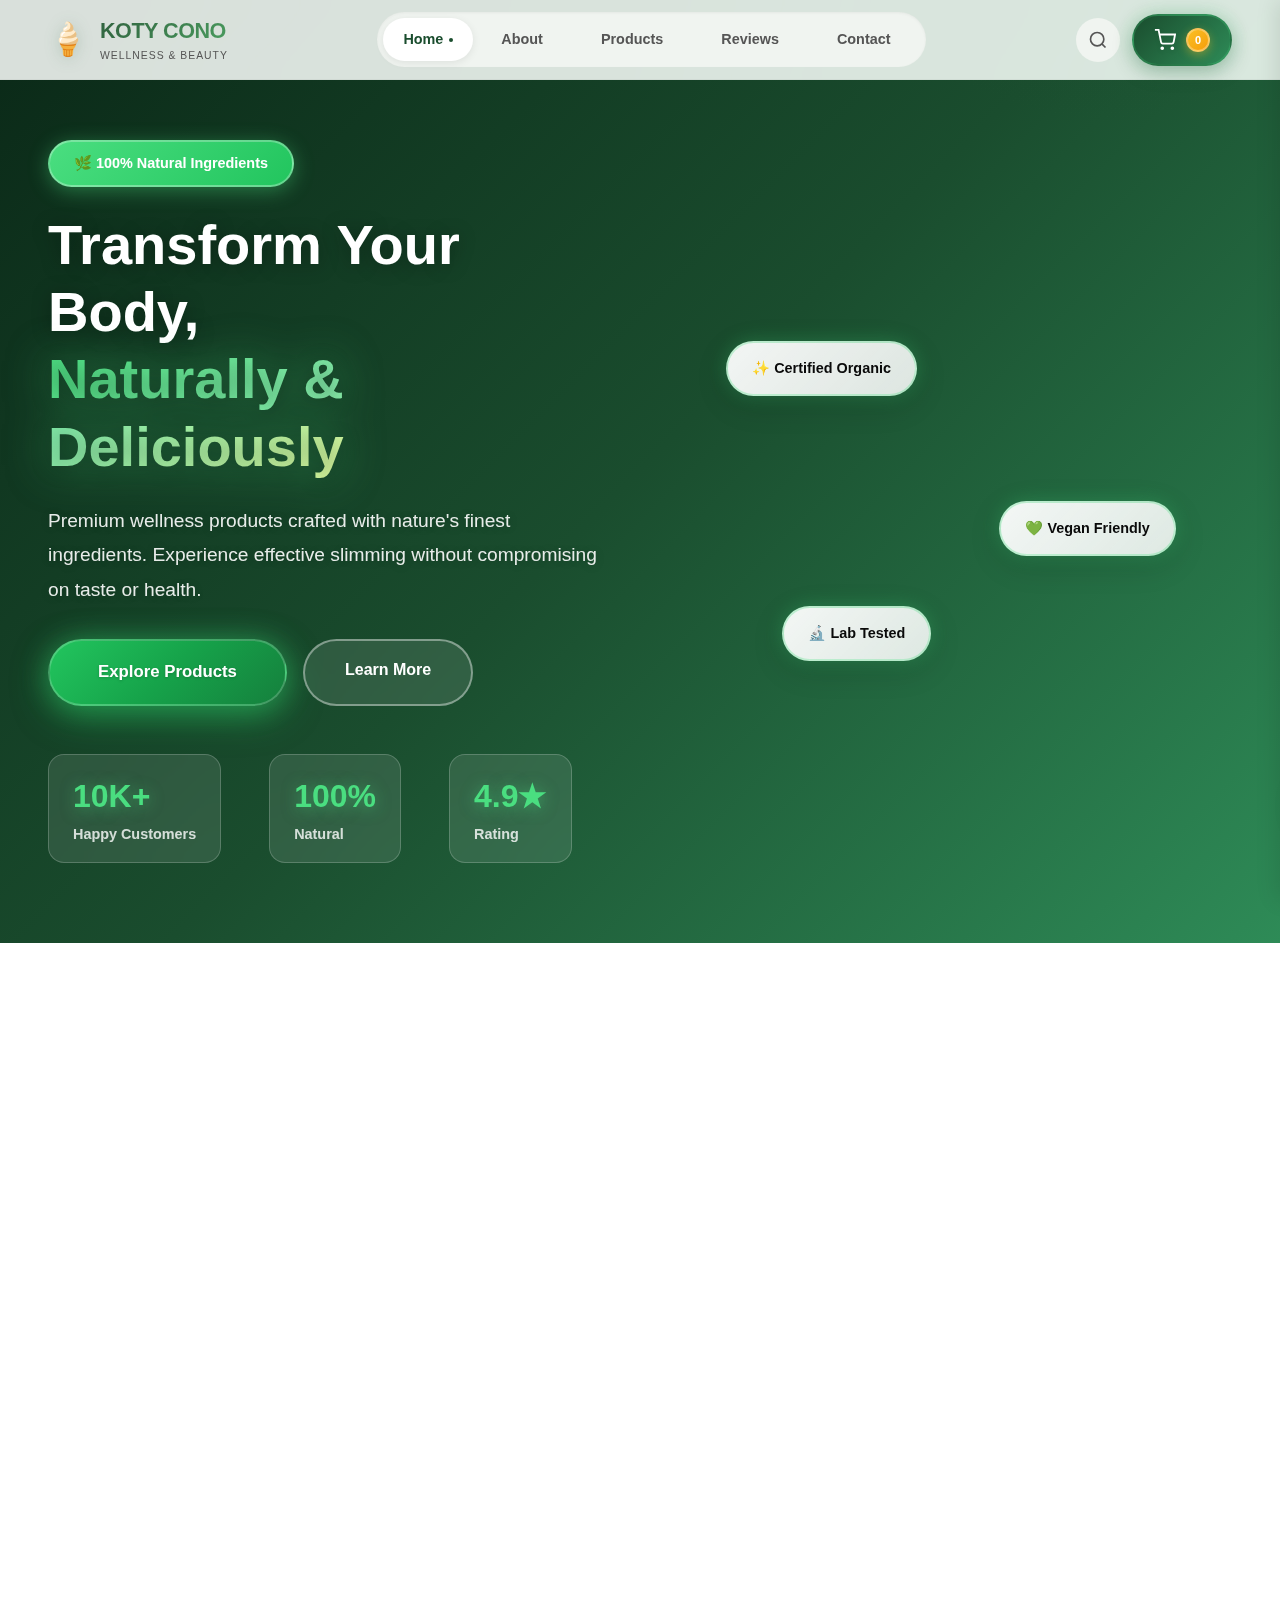
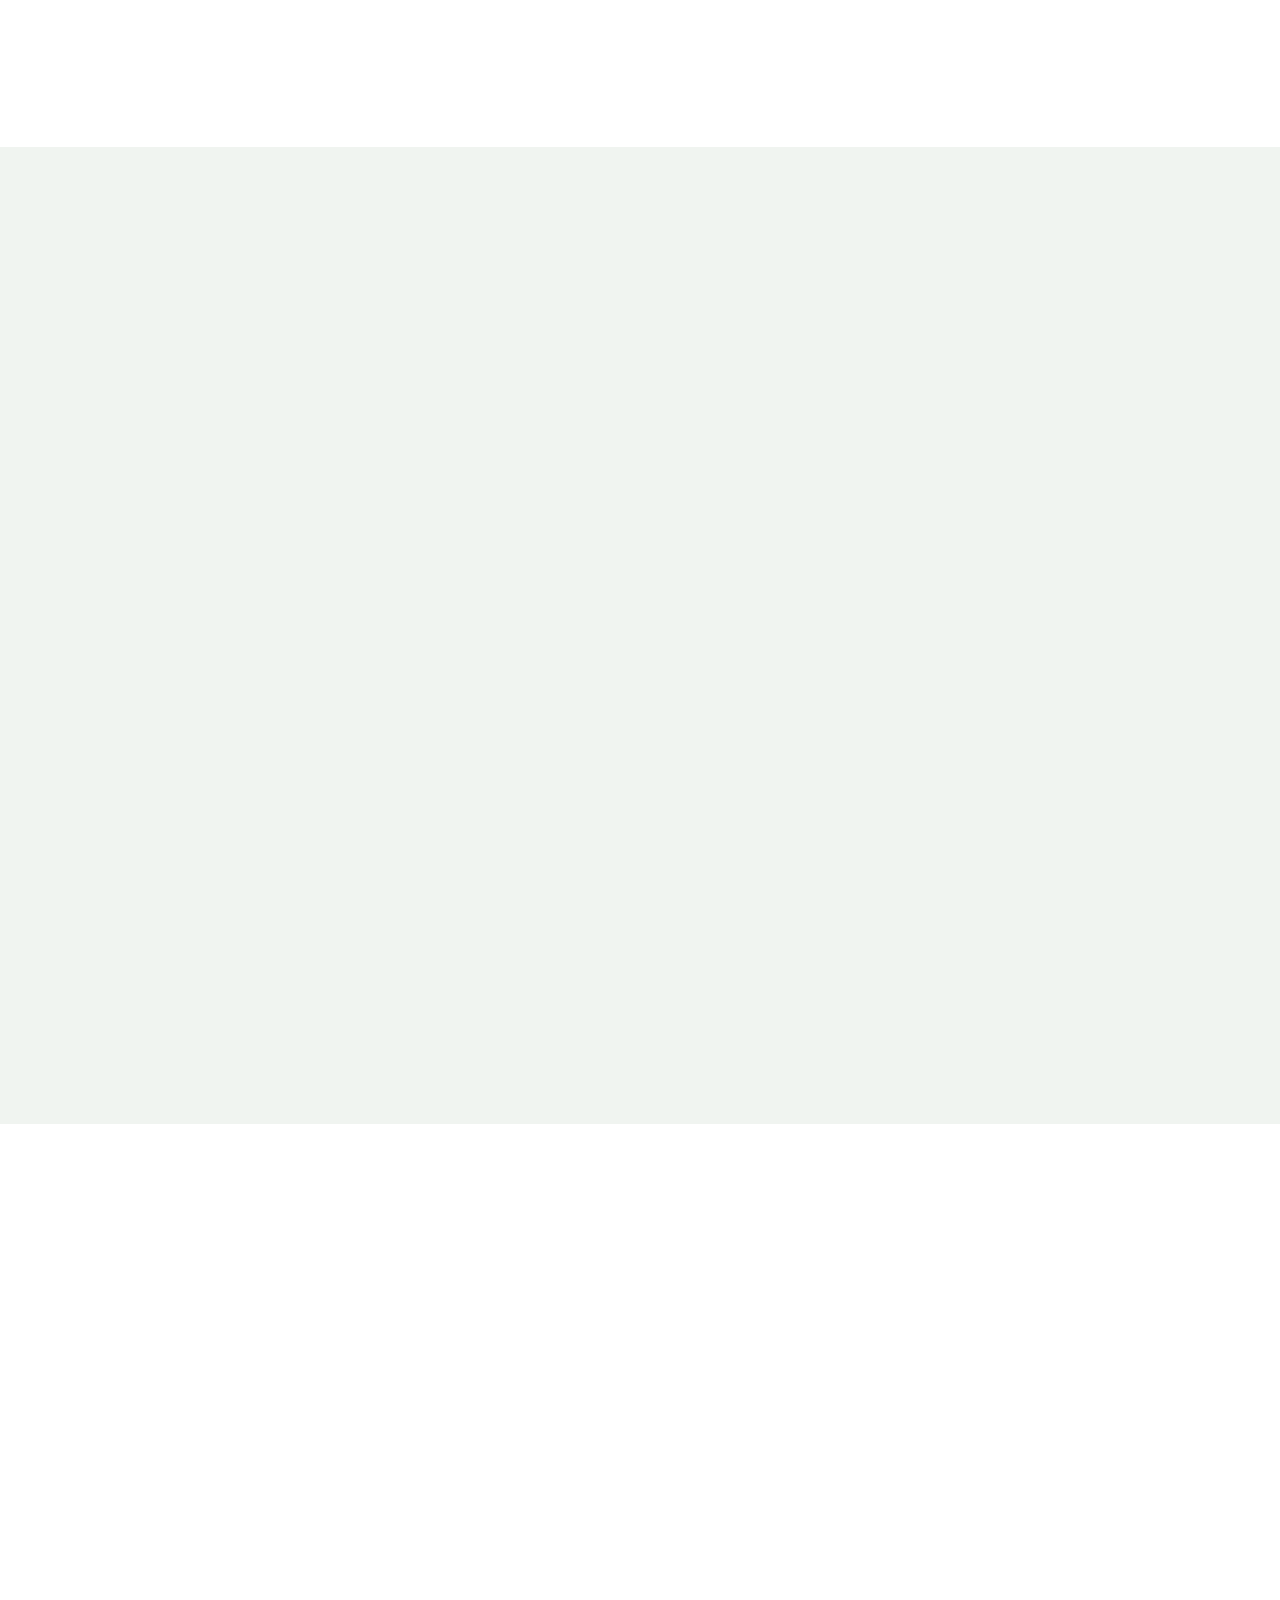
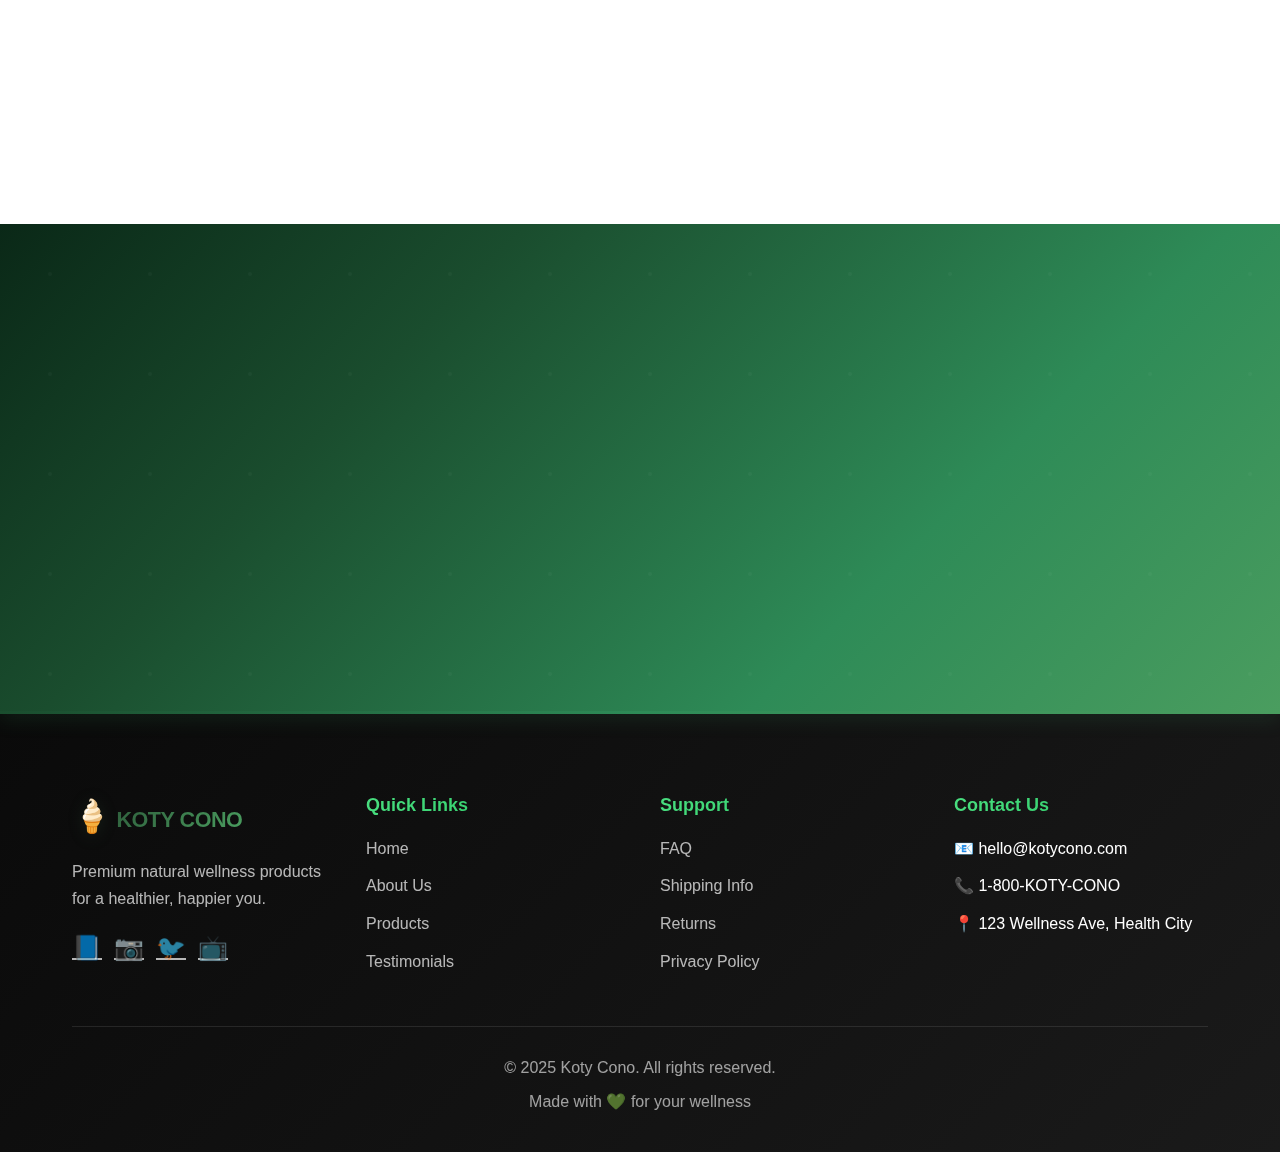
<file: index.html>
<!DOCTYPE html>
<html lang="en">
  <head>
    <meta charset="UTF-8" />
    <meta name="viewport" content="width=device-width, initial-scale=1.0" />
    <meta
      name="description"
      content="Koty Cono Store - Premium natural slimming products for a healthier you"
    />
    <link
      rel="icon"
      href="data:image/svg+xml,<svg xmlns=%22http://www.w3.org/2000/svg%22 viewBox=%220 0 100 100%22><text y=%22.9em%22 font-size=%2290%22>🍦</text></svg>"
    />
    <title>Koty Cono - Natural Wellness & Slimming Solutions</title>
    <link rel="stylesheet" href="style.css" />
  </head>
  <body>
    <!-- Ultra Modern Navigation -->
    <nav class="navbar">
      <div class="nav-container">
        <a href="#home" class="logo">
          <div class="logo-wrapper">
            <span class="logo-icon" aria-hidden="true">🍦</span>
            <div class="logo-text-wrapper">
              <span class="logo-text">KOTY CONO</span>
              <span class="logo-tagline">Wellness & Beauty</span>
            </div>
          </div>
        </a>

        <div class="nav-center">
          <div class="nav-links">
            <a href="#home" class="nav-link active">
              <span class="link-text">Home</span>
              <span class="link-dot"></span>
            </a>
            <a href="#about" class="nav-link">
              <span class="link-text">About</span>
              <span class="link-dot"></span>
            </a>
            <a href="#products" class="nav-link">
              <span class="link-text">Products</span>
              <span class="link-dot"></span>
            </a>
            <a href="#testimonials" class="nav-link">
              <span class="link-text">Reviews</span>
              <span class="link-dot"></span>
            </a>
            <a href="#contact" class="nav-link">
              <span class="link-text">Contact</span>
              <span class="link-dot"></span>
            </a>
          </div>
        </div>

        <div class="nav-actions">
          <button class="search-btn" aria-label="Search">
            <svg
              width="20"
              height="20"
              viewBox="0 0 24 24"
              fill="none"
              stroke="currentColor"
              stroke-width="2"
            >
              <circle cx="11" cy="11" r="8"></circle>
              <path d="m21 21-4.35-4.35"></path>
            </svg>
          </button>
          <button
            class="cart-toggle"
            onclick="toggleCart()"
            aria-label="Shopping Cart"
          >
            <svg
              class="cart-icon"
              width="22"
              height="22"
              viewBox="0 0 24 24"
              fill="none"
              stroke="currentColor"
              stroke-width="2"
            >
              <circle cx="9" cy="21" r="1"></circle>
              <circle cx="20" cy="21" r="1"></circle>
              <path
                d="M1 1h4l2.68 13.39a2 2 0 0 0 2 1.61h9.72a2 2 0 0 0 2-1.61L23 6H6"
              ></path>
            </svg>
            <span class="cart-count" id="cart-count">0</span>
            <span class="cart-pulse"></span>
          </button>
        </div>

        <button
          class="mobile-menu-toggle"
          onclick="toggleMobileMenu()"
          aria-label="Menu"
        >
          <span></span>
          <span></span>
          <span></span>
        </button>
      </div>
    </nav>

    <!-- Hero Section -->
    <section id="home" class="hero">
      <div class="hero-content">
        <div class="hero-text">
          <span class="hero-badge">🌿 100% Natural Ingredients</span>
          <h1 class="hero-title">
            Transform Your Body,<br />
            <span class="gradient-text">Naturally & Deliciously</span>
          </h1>
          <p class="hero-description">
            Premium wellness products crafted with nature's finest ingredients.
            Experience effective slimming without compromising on taste or
            health.
          </p>
          <div class="hero-cta">
            <a href="#products" class="btn-primary">Explore Products</a>
            <a href="#about" class="btn-secondary">Learn More</a>
          </div>
          <div class="hero-stats">
            <div class="stat scroll-reveal stagger-1">
              <strong>10K+</strong>
              <span>Happy Customers</span>
            </div>
            <div class="stat scroll-reveal stagger-2">
              <strong>100%</strong>
              <span>Natural</span>
            </div>
            <div class="stat scroll-reveal stagger-3">
              <strong>4.9★</strong>
              <span>Rating</span>
            </div>
          </div>
        </div>
        <div class="hero-image">
          <div class="hero-img-wrapper">
            <div class="floating-badge badge-1">✨ Certified Organic</div>
            <div class="floating-badge badge-2">💚 Vegan Friendly</div>
            <div class="floating-badge badge-3">🔬 Lab Tested</div>
          </div>
        </div>
      </div>
    </section>

    <!-- About Section -->
    <section id="about" class="about">
      <div class="container">
        <div class="section-header scroll-reveal">
          <span class="section-tag">About Us</span>
          <h2>Why Choose Koty Cono?</h2>
          <p>
            Dedicated to your wellness journey with premium natural products
          </p>
        </div>
        <div class="about-grid">
          <div class="about-card scroll-reveal stagger-1">
            <div class="about-icon">🌱</div>
            <h3>100% Natural</h3>
            <p>
              All our products are made from carefully selected natural
              ingredients with no harmful additives.
            </p>
          </div>
          <div class="about-card scroll-reveal stagger-2">
            <div class="about-icon">🔬</div>
            <h3>Scientifically Proven</h3>
            <p>
              Backed by research and tested in certified laboratories to ensure
              maximum effectiveness.
            </p>
          </div>
          <div class="about-card scroll-reveal stagger-3">
            <div class="about-icon">💚</div>
            <h3>Sustainable & Ethical</h3>
            <p>
              We care about the planet. Our products are eco-friendly and
              ethically sourced.
            </p>
          </div>
          <div class="about-card scroll-reveal stagger-4">
            <div class="about-icon">⚡</div>
            <h3>Fast Results</h3>
            <p>
              Experience noticeable results within weeks when combined with a
              healthy lifestyle.
            </p>
          </div>
        </div>
      </div>
    </section>

    <!-- Featured Products Section -->
    <section id="products" class="products-section">
      <div class="container">
        <div class="section-header scroll-reveal">
          <span class="section-tag">Our Products</span>
          <h2>Featured Wellness Solutions</h2>
          <p>Carefully crafted formulas to support your health goals</p>
        </div>
        <div class="products-grid">
          <article class="product-card scroll-reveal-scale stagger-1">
            <div class="product-badge">Best Seller</div>
            <div class="product-image">
              <img src="imgs/B.png" alt="Burn Capsules" />
            </div>
            <div class="product-content">
              <h3>Burn Capsules</h3>
              <p class="product-description">
                Advanced metabolism booster with green tea extract and natural
                thermogenics
              </p>
              <div class="product-rating">
                ⭐⭐⭐⭐⭐ <span>(127 reviews)</span>
              </div>
              <div class="product-footer">
                <span class="price">$28.99</span>
                <button
                  class="btn-add-cart"
                  onclick="Cart.add('Burn Capsules', 28.99, 'imgs/B.png')"
                >
                  Add to Cart
                </button>
              </div>
            </div>
          </article>

          <article class="product-card scroll-reveal-scale stagger-2">
            <div class="product-badge">Popular</div>
            <div class="product-image">
              <img src="imgs/D.png" alt="Detox Tea" />
            </div>
            <div class="product-content">
              <h3>Detox Tea</h3>
              <p class="product-description">
                Organic herbal blend that cleanses and rejuvenates your body
                naturally
              </p>
              <div class="product-rating">
                ⭐⭐⭐⭐⭐ <span>(94 reviews)</span>
              </div>
              <div class="product-footer">
                <span class="price">$24.99</span>
                <button
                  class="btn-add-cart"
                  onclick="Cart.add('Detox Tea', 24.99, 'imgs/D.png')"
                >
                  Add to Cart
                </button>
              </div>
            </div>
          </article>

          <article class="product-card scroll-reveal-scale stagger-3">
            <div class="product-badge">New</div>
            <div class="product-image">
              <img src="imgs/G.png" alt="Trim Gummies" />
            </div>
            <div class="product-content">
              <h3>Trim Gummies</h3>
              <p class="product-description">
                Delicious apple cider vinegar gummies for weight management and
                digestion
              </p>
              <div class="product-rating">
                ⭐⭐⭐⭐⭐ <span>(203 reviews)</span>
              </div>
              <div class="product-footer">
                <span class="price">$34.99</span>
                <button
                  class="btn-add-cart"
                  onclick="Cart.add('Trim Gummies', 34.99, 'imgs/G.png')"
                >
                  Add to Cart
                </button>
              </div>
            </div>
          </article>
        </div>
      </div>
    </section>

    <!-- Testimonials Section -->
    <section id="testimonials" class="testimonials">
      <div class="container">
        <div class="section-header scroll-reveal">
          <span class="section-tag">Testimonials</span>
          <h2>What Our Customers Say</h2>
          <p>Real stories from real people</p>
        </div>
        <div class="testimonials-grid">
          <div class="testimonial-card scroll-reveal-left stagger-1">
            <div class="testimonial-rating">⭐⭐⭐⭐⭐</div>
            <p class="testimonial-text">
              "I've been using Burn Capsules for 3 months and lost 15 pounds!
              The best part is I feel energized all day."
            </p>
            <div class="testimonial-author">
              <strong>Sarah M.</strong>
              <span>Verified Buyer</span>
            </div>
          </div>
          <div class="testimonial-card scroll-reveal stagger-2">
            <div class="testimonial-rating">⭐⭐⭐⭐⭐</div>
            <p class="testimonial-text">
              "The Detox Tea tastes amazing and really helps with bloating. I
              drink it every morning!"
            </p>
            <div class="testimonial-author">
              <strong>Mike R.</strong>
              <span>Verified Buyer</span>
            </div>
          </div>
          <div class="testimonial-card scroll-reveal-right stagger-3">
            <div class="testimonial-rating">⭐⭐⭐⭐⭐</div>
            <p class="testimonial-text">
              "Trim Gummies are a game changer! They're delicious and I've
              noticed a real difference in my appetite control."
            </p>
            <div class="testimonial-author">
              <strong>Jessica L.</strong>
              <span>Verified Buyer</span>
            </div>
          </div>
        </div>
      </div>
    </section>

    <!-- CTA Section -->
    <section class="cta-section">
      <div class="container">
        <div class="cta-content scroll-reveal-scale">
          <h2>Ready to Start Your Wellness Journey?</h2>
          <p>
            Join thousands of satisfied customers achieving their health goals
            naturally
          </p>
          <a href="#products" class="btn-primary">Shop Now</a>
        </div>
      </div>
    </section>

    <!-- Footer -->
    <footer id="contact" class="footer">
      <div class="container">
        <div class="footer-grid">
          <div class="footer-column">
            <div class="logo footer-logo">
              <span class="logo-icon">🍦</span>
              <span class="logo-text">KOTY CONO</span>
            </div>
            <p class="footer-description">
              Premium natural wellness products for a healthier, happier you.
            </p>
            <div class="social-links">
              <a href="#" aria-label="Facebook">📘</a>
              <a href="#" aria-label="Instagram">📷</a>
              <a href="#" aria-label="Twitter">🐦</a>
              <a href="#" aria-label="YouTube">📺</a>
            </div>
          </div>
          <div class="footer-column">
            <h4>Quick Links</h4>
            <ul>
              <li><a href="#home">Home</a></li>
              <li><a href="#about">About Us</a></li>
              <li><a href="#products">Products</a></li>
              <li><a href="#testimonials">Testimonials</a></li>
            </ul>
          </div>
          <div class="footer-column">
            <h4>Support</h4>
            <ul>
              <li><a href="#">FAQ</a></li>
              <li><a href="#">Shipping Info</a></li>
              <li><a href="#">Returns</a></li>
              <li><a href="#">Privacy Policy</a></li>
            </ul>
          </div>
          <div class="footer-column">
            <h4>Contact Us</h4>
            <ul>
              <li>📧 hello@kotycono.com</li>
              <li>📞 1-800-KOTY-CONO</li>
              <li>📍 123 Wellness Ave, Health City</li>
            </ul>
          </div>
        </div>
        <div class="footer-bottom">
          <p>&copy; 2025 Koty Cono. All rights reserved.</p>
          <p>Made with 💚 for your wellness</p>
        </div>
      </div>
    </footer>

    <!-- Shopping Cart Sidebar -->
    <aside class="cart-sidebar" id="cart-sidebar">
      <div class="cart-header">
        <h3>Your Cart</h3>
        <button
          class="cart-close"
          onclick="toggleCart()"
          aria-label="Close cart"
        >
          ✕
        </button>
      </div>
      <div id="cart-items" class="cart-items"></div>
      <div class="cart-total">
        <span>Total:</span>
        <span id="cart-total">$0.00</span>
      </div>
      <button class="checkout-btn" onclick="Cart.checkout()">
        Proceed to Checkout
      </button>
      <a href="#products" class="continue-shopping" onclick="toggleCart()"
        >Continue Shopping</a
      >
    </aside>
    <div class="cart-overlay" id="cart-overlay" onclick="toggleCart()"></div>

    <script src="script.js"></script>
  </body>
</html>
</file>
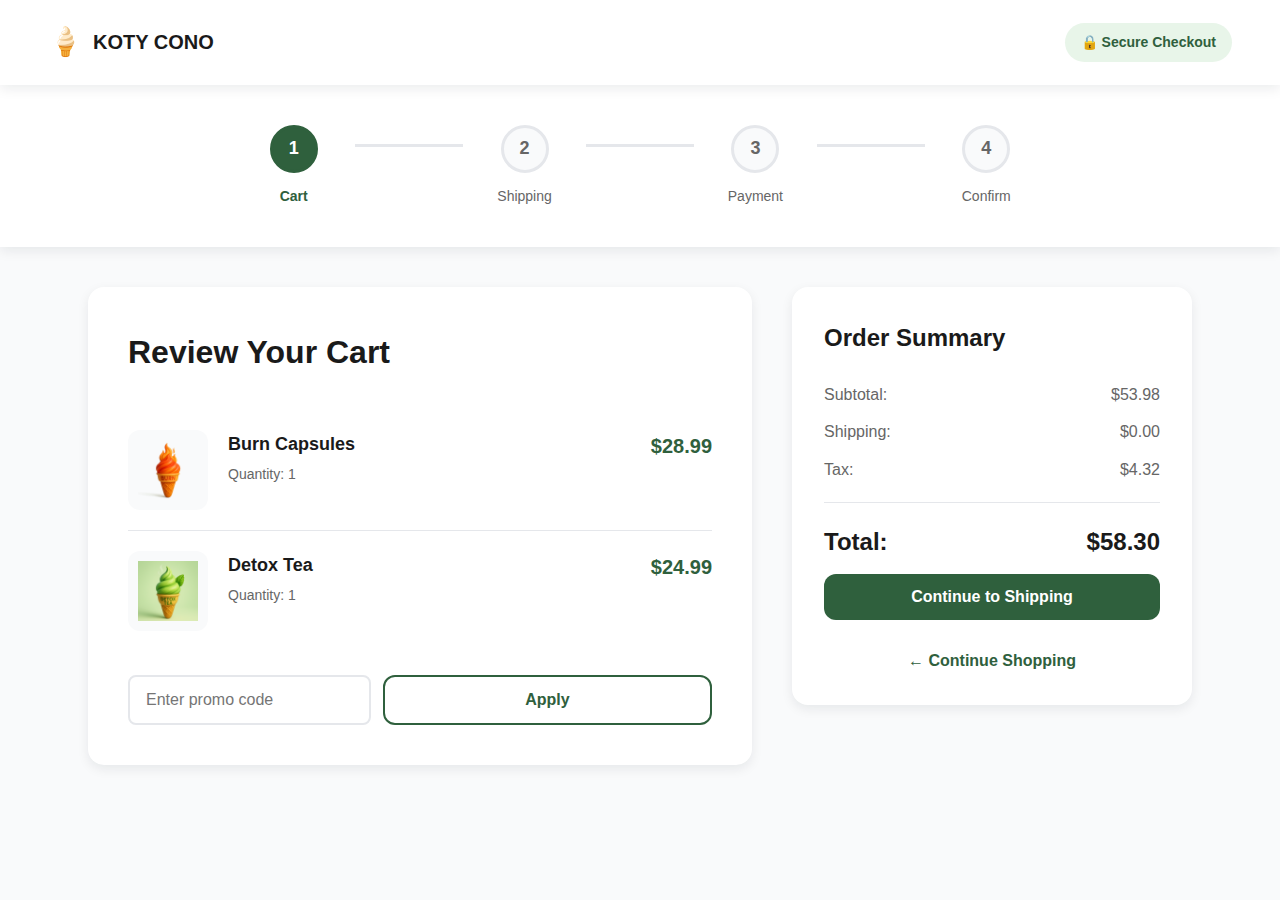
<file: checkout.html>
<!DOCTYPE html>
<html lang="en">
  <head>
    <meta charset="UTF-8" />
    <meta name="viewport" content="width=device-width, initial-scale=1.0" />
    <meta name="description" content="Secure checkout - Koty Cono" />
    <link
      rel="icon"
      href="data:image/svg+xml,<svg xmlns=%22http://www.w3.org/2000/svg%22 viewBox=%220 0 100 100%22><text y=%22.9em%22 font-size=%2290%22>🍦</text></svg>"
    />
    <title>Checkout - Koty Cono</title>
    <link rel="stylesheet" href="checkout.css" />
  </head>
  <body>
    <!-- Navigation -->
    <nav class="checkout-nav">
      <div class="nav-container">
        <a href="index.html" class="logo">
          <span class="logo-icon">🍦</span>
          <span class="logo-text">KOTY CONO</span>
        </a>
        <div class="secure-badge">🔒 Secure Checkout</div>
      </div>
    </nav>

    <!-- Progress Steps -->
    <div class="progress-container">
      <div class="progress-bar">
        <div class="progress-step active" data-step="1">
          <div class="step-circle">1</div>
          <span class="step-label">Cart</span>
        </div>
        <div class="progress-line"></div>
        <div class="progress-step" data-step="2">
          <div class="step-circle">2</div>
          <span class="step-label">Shipping</span>
        </div>
        <div class="progress-line"></div>
        <div class="progress-step" data-step="3">
          <div class="step-circle">3</div>
          <span class="step-label">Payment</span>
        </div>
        <div class="progress-line"></div>
        <div class="progress-step" data-step="4">
          <div class="step-circle">4</div>
          <span class="step-label">Confirm</span>
        </div>
      </div>
    </div>

    <!-- Main Content -->
    <div class="checkout-container">
      <!-- Step 1: Cart Review -->
      <div class="checkout-step active" id="step-1">
        <div class="step-content">
          <h2>Review Your Cart</h2>
          <div class="cart-items" id="checkout-cart-items">
            <!-- Cart items will be populated by JavaScript -->
          </div>
          <div class="promo-code">
            <input
              type="text"
              id="promo-input"
              placeholder="Enter promo code"
            />
            <button class="btn-secondary" onclick="applyPromo()">Apply</button>
          </div>
        </div>
        <div class="step-sidebar">
          <div class="order-summary">
            <h3>Order Summary</h3>
            <div class="summary-row">
              <span>Subtotal:</span>
              <span id="subtotal">$0.00</span>
            </div>
            <div class="summary-row">
              <span>Shipping:</span>
              <span id="shipping">$0.00</span>
            </div>
            <div class="summary-row">
              <span>Tax:</span>
              <span id="tax">$0.00</span>
            </div>
            <div
              class="summary-row discount-row"
              id="discount-row"
              style="display: none"
            >
              <span>Discount:</span>
              <span id="discount">-$0.00</span>
            </div>
            <div class="summary-divider"></div>
            <div class="summary-row total-row">
              <span>Total:</span>
              <span id="total">$0.00</span>
            </div>
            <button class="btn-primary" onclick="nextStep()">
              Continue to Shipping
            </button>
            <a href="index.html" class="continue-shopping"
              >← Continue Shopping</a
            >
          </div>
        </div>
      </div>

      <!-- Step 2: Shipping Information -->
      <div class="checkout-step" id="step-2">
        <div class="step-content">
          <h2>Shipping Information</h2>
          <form class="checkout-form" id="shipping-form">
            <div class="form-grid">
              <div class="form-group">
                <label for="firstName">First Name *</label>
                <input type="text" id="firstName" required />
              </div>
              <div class="form-group">
                <label for="lastName">Last Name *</label>
                <input type="text" id="lastName" required />
              </div>
            </div>
            <div class="form-group">
              <label for="email">Email Address *</label>
              <input type="email" id="email" required />
            </div>
            <div class="form-group">
              <label for="phone">Phone Number *</label>
              <input type="tel" id="phone" required />
            </div>
            <div class="form-group">
              <label for="address">Street Address *</label>
              <input type="text" id="address" required />
            </div>
            <div class="form-grid">
              <div class="form-group">
                <label for="city">City *</label>
                <input type="text" id="city" required />
              </div>
              <div class="form-group">
                <label for="state">State/Province *</label>
                <input type="text" id="state" required />
              </div>
            </div>
            <div class="form-grid">
              <div class="form-group">
                <label for="zip">ZIP/Postal Code *</label>
                <input type="text" id="zip" required />
              </div>
              <div class="form-group">
                <label for="country">Country *</label>
                <select id="country" required>
                  <option value="">Select Country</option>
                  <option value="US">United States</option>
                  <option value="CA">Canada</option>
                  <option value="UK">United Kingdom</option>
                  <option value="AU">Australia</option>
                </select>
              </div>
            </div>
            <div class="shipping-methods">
              <h3>Shipping Method</h3>
              <div class="shipping-option">
                <input
                  type="radio"
                  id="standard"
                  name="shipping"
                  value="0"
                  checked
                  onchange="updateShipping()"
                />
                <label for="standard">
                  <strong>Standard Shipping (5-7 days)</strong>
                  <span>FREE</span>
                </label>
              </div>
              <div class="shipping-option">
                <input
                  type="radio"
                  id="express"
                  name="shipping"
                  value="9.99"
                  onchange="updateShipping()"
                />
                <label for="express">
                  <strong>Express Shipping (2-3 days)</strong>
                  <span>$9.99</span>
                </label>
              </div>
              <div class="shipping-option">
                <input
                  type="radio"
                  id="overnight"
                  name="shipping"
                  value="24.99"
                  onchange="updateShipping()"
                />
                <label for="overnight">
                  <strong>Overnight Shipping (1 day)</strong>
                  <span>$24.99</span>
                </label>
              </div>
            </div>
          </form>
        </div>
        <div class="step-sidebar">
          <div class="order-summary">
            <h3>Order Summary</h3>
            <div class="summary-row">
              <span>Subtotal:</span>
              <span id="subtotal-2">$0.00</span>
            </div>
            <div class="summary-row">
              <span>Shipping:</span>
              <span id="shipping-2">$0.00</span>
            </div>
            <div class="summary-row">
              <span>Tax:</span>
              <span id="tax-2">$0.00</span>
            </div>
            <div class="summary-divider"></div>
            <div class="summary-row total-row">
              <span>Total:</span>
              <span id="total-2">$0.00</span>
            </div>
            <button class="btn-primary" onclick="nextStep()">
              Continue to Payment
            </button>
            <button class="btn-secondary" onclick="prevStep()">
              ← Back to Cart
            </button>
          </div>
        </div>
      </div>

      <!-- Step 3: Payment Information -->
      <div class="checkout-step" id="step-3">
        <div class="step-content">
          <h2>Payment Information</h2>
          <form class="checkout-form" id="payment-form">
            <div class="payment-methods">
              <div
                class="payment-option active"
                onclick="selectPaymentMethod('card')"
              >
                <input
                  type="radio"
                  id="card"
                  name="payment"
                  value="card"
                  checked
                />
                <label for="card"> 💳 Credit/Debit Card </label>
              </div>
              <div
                class="payment-option"
                onclick="selectPaymentMethod('paypal')"
              >
                <input type="radio" id="paypal" name="payment" value="paypal" />
                <label for="paypal"> 🅿️ PayPal </label>
              </div>
            </div>

            <div id="card-payment" class="payment-details">
              <div class="form-group">
                <label for="cardNumber">Card Number *</label>
                <input
                  type="text"
                  id="cardNumber"
                  placeholder="1234 5678 9012 3456"
                  maxlength="19"
                  required
                />
              </div>
              <div class="form-group">
                <label for="cardName">Cardholder Name *</label>
                <input type="text" id="cardName" required />
              </div>
              <div class="form-grid">
                <div class="form-group">
                  <label for="expiry">Expiry Date *</label>
                  <input
                    type="text"
                    id="expiry"
                    placeholder="MM/YY"
                    maxlength="5"
                    required
                  />
                </div>
                <div class="form-group">
                  <label for="cvv">CVV *</label>
                  <input
                    type="text"
                    id="cvv"
                    placeholder="123"
                    maxlength="4"
                    required
                  />
                </div>
              </div>
            </div>

            <div
              id="paypal-payment"
              class="payment-details"
              style="display: none"
            >
              <div class="paypal-notice">
                <p>
                  You will be redirected to PayPal to complete your purchase
                  securely.
                </p>
              </div>
            </div>

            <div class="form-group checkbox-group">
              <input type="checkbox" id="saveCard" />
              <label for="saveCard">Save this card for future purchases</label>
            </div>
          </form>
        </div>
        <div class="step-sidebar">
          <div class="order-summary">
            <h3>Order Summary</h3>
            <div class="summary-row">
              <span>Subtotal:</span>
              <span id="subtotal-3">$0.00</span>
            </div>
            <div class="summary-row">
              <span>Shipping:</span>
              <span id="shipping-3">$0.00</span>
            </div>
            <div class="summary-row">
              <span>Tax:</span>
              <span id="tax-3">$0.00</span>
            </div>
            <div class="summary-divider"></div>
            <div class="summary-row total-row">
              <span>Total:</span>
              <span id="total-3">$0.00</span>
            </div>
            <button class="btn-primary" onclick="nextStep()">
              Review Order
            </button>
            <button class="btn-secondary" onclick="prevStep()">
              ← Back to Shipping
            </button>
          </div>
        </div>
      </div>

      <!-- Step 4: Order Confirmation -->
      <div class="checkout-step" id="step-4">
        <div class="step-content full-width">
          <h2>Review Your Order</h2>

          <div class="confirmation-grid">
            <div class="confirmation-section">
              <h3>Shipping Address</h3>
              <div class="confirmation-details" id="shipping-details">
                <!-- Populated by JavaScript -->
              </div>
              <button class="btn-link" onclick="goToStep(2)">Edit</button>
            </div>

            <div class="confirmation-section">
              <h3>Payment Method</h3>
              <div class="confirmation-details" id="payment-details">
                <!-- Populated by JavaScript -->
              </div>
              <button class="btn-link" onclick="goToStep(3)">Edit</button>
            </div>
          </div>

          <div class="confirmation-section">
            <h3>Order Items</h3>
            <div class="order-items" id="confirmation-items">
              <!-- Populated by JavaScript -->
            </div>
          </div>

          <div class="confirmation-section">
            <h3>Order Summary</h3>
            <div class="final-summary">
              <div class="summary-row">
                <span>Subtotal:</span>
                <span id="subtotal-4">$0.00</span>
              </div>
              <div class="summary-row">
                <span>Shipping:</span>
                <span id="shipping-4">$0.00</span>
              </div>
              <div class="summary-row">
                <span>Tax:</span>
                <span id="tax-4">$0.00</span>
              </div>
              <div class="summary-divider"></div>
              <div class="summary-row total-row">
                <span>Total:</span>
                <span id="total-4">$0.00</span>
              </div>
            </div>
          </div>

          <div class="terms-section">
            <input type="checkbox" id="terms" required />
            <label for="terms">
              I agree to the
              <a href="#" class="terms-link">Terms & Conditions</a> and
              <a href="#" class="terms-link">Privacy Policy</a>
            </label>
          </div>

          <div class="action-buttons">
            <button class="btn-secondary" onclick="prevStep()">
              ← Back to Payment
            </button>
            <button class="btn-primary btn-large" onclick="placeOrder()">
              Place Order 🎉
            </button>
          </div>
        </div>
      </div>

      <!-- Success Message -->
      <div class="checkout-step" id="success-step" style="display: none">
        <div class="success-content">
          <div class="success-icon">✅</div>
          <h1>Order Placed Successfully!</h1>
          <p class="success-message">
            Thank you for your order! Your order number is
            <strong id="order-number"></strong>
          </p>
          <p class="success-details">
            We've sent a confirmation email to
            <strong id="customer-email"></strong>
          </p>
          <div class="success-actions">
            <a href="index.html" class="btn-primary">Continue Shopping</a>
            <button class="btn-secondary" onclick="window.print()">
              Print Receipt
            </button>
          </div>
        </div>
      </div>
    </div>

    <script src="checkout.js"></script>
  </body>
</html>
</file>
<file: style.css>
:root {
  --accent: #1a4d2e;
  --accent-hover: #0d3b1f;
  --accent-light: #d4f1d4;
  --accent-dark: #0f3820;
  --muted: #5a5a5a;
  --shadow: 0 10px 40px rgba(26, 77, 46, 0.12);
  --shadow-lg: 0 25px 70px rgba(26, 77, 46, 0.25);
  --shadow-glow: 0 0 40px rgba(74, 157, 95, 0.3);
  --glass: rgba(255, 255, 255, 0.98);
  --border-color: #e0e0e0;
  --text-dark: #0a0a0a;
  --text-gray: #555;
  --white: #fff;
  --gray-bg: #f0f4f0;
  --danger: #dc2626;
  --gradient: linear-gradient(135deg, #1a4d2e 0%, #2e8b57 50%, #4a9d5f 100%);
  --gradient-vibrant: linear-gradient(
    135deg,
    #0f3820 0%,
    #1a4d2e 30%,
    #2e8b57 70%,
    #4a9d5f 100%
  );
  --gradient-overlay: linear-gradient(
    135deg,
    rgba(26, 77, 46, 0.95) 0%,
    rgba(74, 157, 95, 0.9) 100%
  );
}

* {
  box-sizing: border-box;
  margin: 0;
  padding: 0;
}

html {
  scroll-behavior: smooth;
}

/* Scroll Animation Classes */
.scroll-reveal {
  opacity: 0;
  transform: translateY(50px);
  transition: all 0.8s cubic-bezier(0.4, 0, 0.2, 1);
}

.scroll-reveal.revealed {
  opacity: 1;
  transform: translateY(0);
}

.scroll-reveal-left {
  opacity: 0;
  transform: translateX(-50px);
  transition: all 0.8s cubic-bezier(0.4, 0, 0.2, 1);
}

.scroll-reveal-left.revealed {
  opacity: 1;
  transform: translateX(0);
}

.scroll-reveal-right {
  opacity: 0;
  transform: translateX(50px);
  transition: all 0.8s cubic-bezier(0.4, 0, 0.2, 1);
}

.scroll-reveal-right.revealed {
  opacity: 1;
  transform: translateX(0);
}

.scroll-reveal-scale {
  opacity: 0;
  transform: scale(0.9);
  transition: all 0.8s cubic-bezier(0.4, 0, 0.2, 1);
}

.scroll-reveal-scale.revealed {
  opacity: 1;
  transform: scale(1);
}

.stagger-1 {
  transition-delay: 0.1s;
}

.stagger-2 {
  transition-delay: 0.2s;
}

.stagger-3 {
  transition-delay: 0.3s;
}

.stagger-4 {
  transition-delay: 0.4s;
}

body {
  margin: 0;
  background: var(--white);
  font-family: -apple-system, BlinkMacSystemFont, "Segoe UI", Roboto,
    "Helvetica Neue", Arial, sans-serif;
  color: var(--text-dark);
  line-height: 1.6;
  overflow-x: hidden;
}

.container {
  max-width: 1200px;
  margin: 0 auto;
  padding: 0 24px;
}

/* Ultra Modern Navbar */
.navbar {
  position: fixed;
  top: 0;
  left: 0;
  right: 0;
  background: rgba(255, 255, 255, 0.85);
  backdrop-filter: blur(20px) saturate(180%);
  -webkit-backdrop-filter: blur(20px) saturate(180%);
  border-bottom: 1px solid rgba(0, 0, 0, 0.04);
  z-index: 1000;
  transition: all 0.4s cubic-bezier(0.4, 0, 0.2, 1);
}

.navbar.scrolled {
  background: rgba(255, 255, 255, 0.95);
  box-shadow: 0 4px 20px rgba(0, 0, 0, 0.08);
}

.nav-container {
  max-width: 1400px;
  margin: 0 auto;
  padding: 12px 48px;
  display: flex;
  justify-content: space-between;
  align-items: center;
  gap: 40px;
}

/* Enhanced Logo */
.logo {
  text-decoration: none;
  transition: transform 0.3s ease;
}

.logo:hover {
  transform: scale(1.02);
}

.logo-wrapper {
  display: flex;
  align-items: center;
  gap: 12px;
}

.logo-icon {
  font-size: 32px;
  filter: drop-shadow(0 2px 8px rgba(47, 96, 61, 0.2));
}

.logo-text-wrapper {
  display: flex;
  flex-direction: column;
  gap: 0;
}

.logo-text {
  font-weight: 800;
  font-size: 1.35rem;
  background: linear-gradient(135deg, #2f603d 0%, #4a9d5f 100%);
  -webkit-background-clip: text;
  -webkit-text-fill-color: transparent;
  background-clip: text;
  letter-spacing: -0.5px;
}

.logo-tagline {
  font-size: 0.65rem;
  color: var(--text-gray);
  font-weight: 500;
  letter-spacing: 1px;
  text-transform: uppercase;
}

/* Nav Center */
.nav-center {
  flex: 1;
  display: flex;
  justify-content: center;
}

.nav-links {
  display: flex;
  gap: 8px;
  align-items: center;
  background: var(--gray-bg);
  padding: 6px;
  border-radius: 50px;
  box-shadow: inset 0 1px 3px rgba(0, 0, 0, 0.05);
}

.nav-link {
  text-decoration: none;
  color: var(--text-gray);
  font-weight: 600;
  font-size: 0.9rem;
  padding: 10px 20px;
  border-radius: 50px;
  transition: all 0.3s cubic-bezier(0.4, 0, 0.2, 1);
  position: relative;
  display: flex;
  align-items: center;
  gap: 6px;
}

.link-dot {
  width: 4px;
  height: 4px;
  background: var(--accent);
  border-radius: 50%;
  opacity: 0;
  transform: scale(0);
  transition: all 0.3s ease;
}

.nav-link:hover,
.nav-link.active {
  color: var(--text-dark);
  background: var(--white);
  box-shadow: 0 2px 8px rgba(0, 0, 0, 0.08);
}

.nav-link:hover .link-dot,
.nav-link.active .link-dot {
  opacity: 1;
  transform: scale(1);
}

.nav-link.active {
  color: var(--accent);
}

/* Nav Actions */
.nav-actions {
  display: flex;
  align-items: center;
  gap: 12px;
}

.search-btn {
  width: 44px;
  height: 44px;
  border-radius: 50%;
  border: none;
  background: var(--gray-bg);
  color: var(--text-gray);
  cursor: pointer;
  display: flex;
  align-items: center;
  justify-content: center;
  transition: all 0.3s ease;
}

.search-btn:hover {
  background: var(--white);
  color: var(--accent);
  box-shadow: 0 4px 12px rgba(47, 96, 61, 0.15);
  transform: scale(1.05);
}

.cart-toggle {
  position: relative;
  background: linear-gradient(135deg, #1a4d2e 0%, #2e8b57 100%);
  color: var(--white);
  border: none;
  padding: 12px 20px;
  border-radius: 50px;
  cursor: pointer;
  display: flex;
  align-items: center;
  gap: 10px;
  transition: all 0.3s cubic-bezier(0.4, 0, 0.2, 1);
  box-shadow: 0 6px 20px rgba(26, 77, 46, 0.3), 0 0 20px rgba(74, 222, 128, 0.2);
  border: 2px solid rgba(74, 222, 128, 0.2);
  overflow: hidden;
}

.cart-toggle::before {
  content: "";
  position: absolute;
  top: 0;
  left: -100%;
  width: 100%;
  height: 100%;
  background: linear-gradient(
    90deg,
    transparent,
    rgba(255, 255, 255, 0.3),
    transparent
  );
  transition: left 0.5s ease;
}

.cart-toggle:hover::before {
  left: 100%;
}

.cart-toggle:hover {
  transform: translateY(-3px);
  box-shadow: 0 10px 35px rgba(26, 77, 46, 0.4),
    0 0 35px rgba(74, 222, 128, 0.3);
  background: linear-gradient(135deg, #2e8b57 0%, #4a9d5f 100%);
}

.cart-icon {
  filter: drop-shadow(0 1px 2px rgba(0, 0, 0, 0.1));
}

.cart-count {
  background: linear-gradient(135deg, #fbbf24 0%, #f59e0b 100%);
  color: var(--white);
  border-radius: 50%;
  min-width: 24px;
  height: 24px;
  padding: 0 6px;
  display: flex;
  align-items: center;
  justify-content: center;
  font-size: 11px;
  font-weight: 900;
  box-shadow: 0 3px 10px rgba(251, 191, 36, 0.4);
  animation: pulse 2s ease-in-out infinite;
  border: 2px solid rgba(255, 255, 255, 0.3);
}

.cart-pulse {
  position: absolute;
  top: 8px;
  right: 8px;
  width: 10px;
  height: 10px;
  background: #10b981;
  border-radius: 50%;
  opacity: 0;
}

.cart-toggle:hover .cart-pulse {
  animation: ping 1s cubic-bezier(0, 0, 0.2, 1);
}

@keyframes pulse {
  0%,
  100% {
    transform: scale(1);
  }
  50% {
    transform: scale(1.05);
  }
}

@keyframes ping {
  75%,
  100% {
    transform: scale(2);
    opacity: 0;
  }
}

.mobile-menu-toggle {
  display: none;
  flex-direction: column;
  gap: 5px;
  background: transparent;
  border: none;
  cursor: pointer;
  padding: 5px;
}

.mobile-menu-toggle span {
  width: 25px;
  height: 3px;
  background: var(--text-dark);
  border-radius: 3px;
  transition: all 0.3s ease;
}

.mobile-menu-toggle.active span:nth-child(1) {
  transform: rotate(45deg) translate(7px, 7px);
}

.mobile-menu-toggle.active span:nth-child(2) {
  opacity: 0;
}

.mobile-menu-toggle.active span:nth-child(3) {
  transform: rotate(-45deg) translate(7px, -7px);
}

/* Hero Section */
.hero {
  padding: 140px 48px 80px;
  background: linear-gradient(135deg, #0a2817 0%, #1a4d2e 50%, #2e8b57 100%);
  position: relative;
  overflow: hidden;
}

.hero::before {
  content: "";
  position: absolute;
  top: -50%;
  right: -10%;
  width: 600px;
  height: 600px;
  background: radial-gradient(
    circle,
    rgba(47, 96, 61, 0.1) 0%,
    transparent 70%
  );
  border-radius: 50%;
}

.hero-content {
  max-width: 1200px;
  margin: 0 auto;
  display: grid;
  grid-template-columns: 1fr 1fr;
  gap: 60px;
  align-items: center;
}

.hero-badge {
  display: inline-block;
  background: linear-gradient(135deg, #4ade80 0%, #22c55e 100%);
  padding: 10px 24px;
  border-radius: 50px;
  font-size: 0.9rem;
  font-weight: 700;
  color: var(--white);
  margin-bottom: 24px;
  box-shadow: 0 4px 20px rgba(74, 222, 128, 0.4);
  border: 2px solid rgba(255, 255, 255, 0.3);
}

.hero-title {
  font-size: clamp(36px, 5vw, 56px);
  font-weight: 900;
  line-height: 1.2;
  margin-bottom: 24px;
  color: var(--white);
  text-shadow: 0 2px 20px rgba(0, 0, 0, 0.3);
}

.gradient-text {
  background: linear-gradient(135deg, #4ade80 0%, #86efac 50%, #d9f99d 100%);
  -webkit-background-clip: text;
  -webkit-text-fill-color: transparent;
  background-clip: text;
  filter: drop-shadow(0 0 20px rgba(74, 222, 128, 0.5));
}

.hero-description {
  font-size: 1.2rem;
  color: rgba(255, 255, 255, 0.9);
  margin-bottom: 32px;
  line-height: 1.8;
  text-shadow: 0 1px 10px rgba(0, 0, 0, 0.2);
}

.hero-cta {
  display: flex;
  gap: 16px;
  margin-bottom: 48px;
}

.btn-primary {
  background: linear-gradient(135deg, #22c55e 0%, #16a34a 50%, #15803d 100%);
  color: var(--white);
  padding: 18px 48px;
  border-radius: 50px;
  text-decoration: none;
  font-weight: 800;
  transition: all 0.3s cubic-bezier(0.4, 0, 0.2, 1);
  border: 2px solid rgba(255, 255, 255, 0.2);
  display: inline-block;
  box-shadow: 0 10px 35px rgba(34, 197, 94, 0.5),
    0 0 30px rgba(74, 222, 128, 0.3);
  text-shadow: 0 1px 3px rgba(0, 0, 0, 0.2);
  font-size: 1.05rem;
}

.btn-primary:hover {
  background: linear-gradient(135deg, #16a34a 0%, #22c55e 50%, #4ade80 100%);
  transform: translateY(-4px) scale(1.02);
  box-shadow: 0 15px 50px rgba(34, 197, 94, 0.6),
    0 0 50px rgba(74, 222, 128, 0.5);
}

.btn-secondary {
  background: rgba(255, 255, 255, 0.1);
  color: var(--white);
  padding: 16px 40px;
  border-radius: 50px;
  text-decoration: none;
  font-weight: 700;
  transition: all 0.3s ease;
  border: 2px solid rgba(255, 255, 255, 0.4);
  backdrop-filter: blur(10px);
  display: inline-block;
}

.btn-secondary:hover {
  background: rgba(255, 255, 255, 0.95);
  color: var(--accent);
  transform: translateY(-3px);
  box-shadow: 0 8px 30px rgba(255, 255, 255, 0.3);
}

.hero-stats {
  display: flex;
  gap: 48px;
}

.stat {
  display: flex;
  flex-direction: column;
  padding: 16px 24px;
  background: rgba(255, 255, 255, 0.1);
  border-radius: 16px;
  backdrop-filter: blur(10px);
  border: 1px solid rgba(255, 255, 255, 0.2);
  transition: all 0.3s ease;
}

.stat:hover {
  transform: translateY(-5px);
  background: rgba(255, 255, 255, 0.15);
  box-shadow: 0 10px 30px rgba(74, 222, 128, 0.3);
}

.stat strong {
  font-size: 2rem;
  color: #4ade80;
  font-weight: 900;
  text-shadow: 0 2px 15px rgba(74, 222, 128, 0.5);
}

.stat span {
  color: rgba(255, 255, 255, 0.8);
  font-size: 0.9rem;
  font-weight: 600;
}

.hero-image {
  position: relative;
}

.hero-img-wrapper {
  position: relative;
  height: 400px;
  display: flex;
  align-items: center;
  justify-content: center;
}

.floating-badge {
  position: absolute;
  background: linear-gradient(
    135deg,
    rgba(255, 255, 255, 0.95) 0%,
    rgba(255, 255, 255, 0.85) 100%
  );
  padding: 14px 24px;
  border-radius: 50px;
  box-shadow: 0 8px 32px rgba(0, 0, 0, 0.15), 0 0 20px rgba(74, 222, 128, 0.3);
  font-weight: 700;
  font-size: 0.9rem;
  animation: float 3s ease-in-out infinite;
  border: 2px solid rgba(74, 222, 128, 0.3);
  backdrop-filter: blur(10px);
}

.badge-1 {
  top: 10%;
  left: 10%;
  animation-delay: 0s;
}

.badge-2 {
  top: 50%;
  right: 10%;
  animation-delay: 1s;
}

.badge-3 {
  bottom: 10%;
  left: 20%;
  animation-delay: 2s;
}

@keyframes float {
  0%,
  100% {
    transform: translateY(0);
  }
  50% {
    transform: translateY(-20px);
  }
}

/* Section Styles */
.section-header {
  text-align: center;
  margin-bottom: 60px;
}

.section-tag {
  display: inline-block;
  background: linear-gradient(135deg, #22c55e 0%, #16a34a 100%);
  color: var(--white);
  padding: 8px 20px;
  border-radius: 50px;
  font-size: 0.875rem;
  font-weight: 700;
  margin-bottom: 16px;
  box-shadow: 0 4px 16px rgba(34, 197, 94, 0.3);
  border: 2px solid rgba(74, 222, 128, 0.2);
}

.section-header h2 {
  font-size: clamp(32px, 4vw, 42px);
  font-weight: 800;
  margin-bottom: 12px;
  color: var(--text-dark);
}

.section-header p {
  font-size: 1.125rem;
  color: var(--text-gray);
}

/* About Section */
.about {
  padding: 100px 48px;
  background: var(--white);
}

.about-grid {
  display: grid;
  grid-template-columns: repeat(auto-fit, minmax(250px, 1fr));
  gap: 32px;
}

.about-card {
  background: linear-gradient(135deg, #f0fdf4 0%, #dcfce7 100%);
  padding: 40px;
  border-radius: 24px;
  text-align: center;
  transition: all 0.4s cubic-bezier(0.4, 0, 0.2, 1);
  border: 2px solid rgba(34, 197, 94, 0.1);
  position: relative;
  overflow: hidden;
}

.about-card::before {
  content: "";
  position: absolute;
  top: 0;
  left: 0;
  right: 0;
  bottom: 0;
  background: linear-gradient(
    135deg,
    rgba(74, 222, 128, 0.1) 0%,
    rgba(34, 197, 94, 0.05) 100%
  );
  opacity: 0;
  transition: opacity 0.4s ease;
}

.about-card:hover {
  transform: translateY(-12px) scale(1.02);
  box-shadow: 0 20px 60px rgba(34, 197, 94, 0.25),
    0 0 40px rgba(74, 222, 128, 0.2);
  background: linear-gradient(135deg, #dcfce7 0%, #bbf7d0 100%);
  border-color: rgba(34, 197, 94, 0.3);
}

.about-card:hover::before {
  opacity: 1;
}

.about-icon {
  font-size: 3.5rem;
  margin-bottom: 20px;
  filter: drop-shadow(0 4px 20px rgba(34, 197, 94, 0.3));
  transition: all 0.3s ease;
}

.about-card:hover .about-icon {
  transform: scale(1.1) rotate(5deg);
  filter: drop-shadow(0 6px 30px rgba(74, 222, 128, 0.5));
}

.about-card h3 {
  font-size: 1.25rem;
  font-weight: 700;
  margin-bottom: 12px;
  color: var(--text-dark);
}

.about-card p {
  color: var(--text-gray);
  line-height: 1.7;
}

/* Products Section */
.products-section {
  padding: 100px 48px;
  background: var(--gray-bg);
}

.products-grid {
  display: grid;
  grid-template-columns: repeat(auto-fit, minmax(300px, 1fr));
  gap: 32px;
}

.product-card {
  background: var(--white);
  border-radius: 24px;
  overflow: hidden;
  box-shadow: 0 10px 40px rgba(26, 77, 46, 0.12);
  transition: all 0.4s cubic-bezier(0.4, 0, 0.2, 1);
  position: relative;
  border: 2px solid rgba(34, 197, 94, 0.1);
}

.product-card:hover {
  transform: translateY(-12px) scale(1.02);
  box-shadow: 0 25px 70px rgba(26, 77, 46, 0.25),
    0 0 50px rgba(74, 222, 128, 0.2);
  border-color: rgba(34, 197, 94, 0.3);
}

.product-badge {
  position: absolute;
  top: 20px;
  right: 20px;
  background: linear-gradient(135deg, #f59e0b 0%, #d97706 100%);
  color: var(--white);
  padding: 8px 16px;
  border-radius: 50px;
  font-size: 0.75rem;
  font-weight: 700;
  z-index: 1;
  box-shadow: 0 4px 16px rgba(245, 158, 11, 0.4);
  border: 2px solid rgba(255, 255, 255, 0.3);
}

.product-image {
  background: linear-gradient(135deg, #f0fdf4 0%, #dcfce7 100%);
  padding: 40px;
  height: 300px;
  display: flex;
  align-items: center;
  justify-content: center;
  position: relative;
  overflow: hidden;
}

.product-image::before {
  content: "";
  position: absolute;
  top: -50%;
  left: -50%;
  width: 200%;
  height: 200%;
  background: radial-gradient(
    circle,
    rgba(74, 222, 128, 0.1) 0%,
    transparent 70%
  );
  animation: rotate 20s linear infinite;
}

@keyframes rotate {
  from {
    transform: rotate(0deg);
  }
  to {
    transform: rotate(360deg);
  }
}

.product-image img {
  max-width: 100%;
  max-height: 100%;
  object-fit: contain;
  position: relative;
  z-index: 1;
  filter: drop-shadow(0 10px 30px rgba(0, 0, 0, 0.1));
  transition: all 0.4s ease;
}

.product-card:hover .product-image img {
  transform: scale(1.05) rotate(2deg);
  filter: drop-shadow(0 15px 40px rgba(34, 197, 94, 0.3));
}

.product-content {
  padding: 24px;
}

.product-content h3 {
  font-size: 1.5rem;
  font-weight: 700;
  margin-bottom: 8px;
  color: var(--text-dark);
}

.product-description {
  color: var(--text-gray);
  font-size: 0.9rem;
  margin-bottom: 16px;
  line-height: 1.6;
}

.product-rating {
  font-size: 0.875rem;
  margin-bottom: 16px;
  color: #ffa500;
}

.product-rating span {
  color: var(--text-gray);
  margin-left: 8px;
}

.product-footer {
  display: flex;
  justify-content: space-between;
  align-items: center;
  gap: 16px;
}

.price {
  font-size: 2rem;
  font-weight: 900;
  background: var(--gradient-vibrant);
  -webkit-background-clip: text;
  -webkit-text-fill-color: transparent;
  background-clip: text;
  filter: drop-shadow(0 2px 10px rgba(34, 197, 94, 0.3));
}

.btn-add-cart {
  background: linear-gradient(135deg, #1a4d2e 0%, #2e8b57 100%);
  color: var(--white);
  border: none;
  padding: 14px 28px;
  border-radius: 50px;
  cursor: pointer;
  font-weight: 700;
  transition: all 0.3s cubic-bezier(0.4, 0, 0.2, 1);
  flex: 1;
  box-shadow: 0 6px 24px rgba(26, 77, 46, 0.3);
  font-size: 0.95rem;
}

.btn-add-cart:hover {
  background: linear-gradient(135deg, #2e8b57 0%, #4a9d5f 100%);
  transform: scale(1.05) translateY(-2px);
  box-shadow: 0 10px 35px rgba(34, 197, 94, 0.4),
    0 0 30px rgba(74, 222, 128, 0.2);
}

/* Testimonials Section */
.testimonials {
  padding: 100px 48px;
  background: var(--white);
}

.testimonials-grid {
  display: grid;
  grid-template-columns: repeat(auto-fit, minmax(300px, 1fr));
  gap: 32px;
}

.testimonial-card {
  background: linear-gradient(135deg, #f0fdf4 0%, #dcfce7 100%);
  padding: 36px;
  border-radius: 24px;
  transition: all 0.4s cubic-bezier(0.4, 0, 0.2, 1);
  border: 2px solid rgba(34, 197, 94, 0.1);
  position: relative;
  overflow: hidden;
}

.testimonial-card::before {
  content: "";
  position: absolute;
  top: 0;
  left: 0;
  right: 0;
  bottom: 0;
  background: linear-gradient(
    135deg,
    rgba(74, 222, 128, 0.1) 0%,
    rgba(34, 197, 94, 0.05) 100%
  );
  opacity: 0;
  transition: opacity 0.4s ease;
}

.testimonial-card:hover {
  transform: translateY(-10px) scale(1.02);
  box-shadow: 0 20px 60px rgba(34, 197, 94, 0.25),
    0 0 40px rgba(74, 222, 128, 0.2);
  border-color: rgba(34, 197, 94, 0.3);
}

.testimonial-card:hover::before {
  opacity: 1;
}

.testimonial-rating {
  font-size: 1.25rem;
  margin-bottom: 16px;
  color: #ffa500;
}

.testimonial-text {
  color: var(--text-dark);
  font-size: 1rem;
  line-height: 1.7;
  margin-bottom: 20px;
  font-style: italic;
}

.testimonial-author {
  display: flex;
  flex-direction: column;
}

.testimonial-author strong {
  color: var(--text-dark);
  font-weight: 700;
}

.testimonial-author span {
  color: var(--text-gray);
  font-size: 0.875rem;
}

/* CTA Section */
.cta-section {
  padding: 120px 48px;
  background: linear-gradient(
    135deg,
    #0a2817 0%,
    #1a4d2e 30%,
    #2e8b57 70%,
    #4a9d5f 100%
  );
  text-align: center;
  position: relative;
  overflow: hidden;
}

.cta-section::before {
  content: "";
  position: absolute;
  top: 0;
  left: 0;
  right: 0;
  bottom: 0;
  background: url('data:image/svg+xml,<svg width="100" height="100" xmlns="http://www.w3.org/2000/svg"><circle cx="50" cy="50" r="2" fill="rgba(255,255,255,0.1)"/></svg>');
  opacity: 0.3;
}

.cta-content {
  position: relative;
  z-index: 1;
}

.cta-content h2 {
  font-size: clamp(32px, 4vw, 52px);
  color: var(--white);
  font-weight: 900;
  margin-bottom: 20px;
  text-shadow: 0 4px 30px rgba(74, 222, 128, 0.5);
}

.cta-content p {
  font-size: 1.3rem;
  color: rgba(255, 255, 255, 0.95);
  margin-bottom: 40px;
  text-shadow: 0 2px 15px rgba(0, 0, 0, 0.2);
}

.cta-section .btn-primary {
  background: linear-gradient(135deg, #ffffff 0%, #f0fdf4 100%);
  color: #1a4d2e;
  font-size: 1.1rem;
  padding: 20px 50px;
  box-shadow: 0 12px 40px rgba(255, 255, 255, 0.3),
    0 0 40px rgba(74, 222, 128, 0.4);
  border: 2px solid rgba(74, 222, 128, 0.3);
}

.cta-section .btn-primary:hover {
  background: linear-gradient(135deg, #f0fdf4 0%, #dcfce7 100%);
  transform: translateY(-5px) scale(1.05);
  box-shadow: 0 20px 60px rgba(255, 255, 255, 0.4),
    0 0 60px rgba(74, 222, 128, 0.6);
}

/* Footer */
.footer {
  background: linear-gradient(135deg, #0a0a0a 0%, #1a1a1a 100%);
  color: var(--white);
  padding: 80px 48px 30px;
  position: relative;
  overflow: hidden;
}

.footer::before {
  content: "";
  position: absolute;
  top: 0;
  left: 0;
  right: 0;
  height: 3px;
  background: linear-gradient(90deg, #1a4d2e 0%, #2e8b57 50%, #4a9d5f 100%);
  box-shadow: 0 0 20px rgba(74, 222, 128, 0.5);
}

.footer-grid {
  display: grid;
  grid-template-columns: repeat(auto-fit, minmax(200px, 1fr));
  gap: 40px;
  margin-bottom: 40px;
}

.footer-column h4 {
  font-size: 1.125rem;
  font-weight: 700;
  margin-bottom: 16px;
  background: linear-gradient(135deg, #4ade80 0%, #22c55e 100%);
  -webkit-background-clip: text;
  -webkit-text-fill-color: transparent;
  background-clip: text;
}

.footer-description {
  color: rgba(255, 255, 255, 0.7);
  margin: 16px 0;
  line-height: 1.7;
}

.footer-column ul {
  list-style: none;
}

.footer-column ul li {
  margin-bottom: 12px;
}

.footer-column ul li a {
  color: rgba(255, 255, 255, 0.7);
  text-decoration: none;
  transition: all 0.3s ease;
  display: inline-block;
}

.footer-column ul li a:hover {
  color: #4ade80;
  transform: translateX(5px);
}

.social-links {
  display: flex;
  gap: 12px;
  margin-top: 16px;
}

.social-links a {
  font-size: 1.5rem;
  transition: all 0.3s ease;
  color: rgba(255, 255, 255, 0.7);
}

.social-links a:hover {
  transform: scale(1.2) translateY(-3px);
  color: #4ade80;
  filter: drop-shadow(0 4px 15px rgba(74, 222, 128, 0.5));
}

.footer-bottom {
  text-align: center;
  padding-top: 20px;
  border-top: 1px solid rgba(255, 255, 255, 0.1);
  color: rgba(255, 255, 255, 0.6);
}

.footer-bottom p {
  margin: 8px 0;
}

/* Cart Sidebar */
.cart-sidebar {
  position: fixed;
  top: 0;
  right: -400px;
  width: 400px;
  height: 100vh;
  background: var(--white);
  box-shadow: -4px 0 20px rgba(0, 0, 0, 0.1);
  z-index: 2000;
  transition: right 0.3s ease;
  display: flex;
  flex-direction: column;
}

.cart-sidebar.active {
  right: 0;
}

.cart-header {
  display: flex;
  justify-content: space-between;
  align-items: center;
  padding: 24px;
  border-bottom: 1px solid var(--border-color);
  background: linear-gradient(135deg, #f0fdf4 0%, #dcfce7 100%);
}

.cart-header h3 {
  font-size: 1.5rem;
  font-weight: 700;
  background: linear-gradient(135deg, #1a4d2e 0%, #2e8b57 100%);
  -webkit-background-clip: text;
  -webkit-text-fill-color: transparent;
  background-clip: text;
}

.cart-close {
  background: transparent;
  border: none;
  font-size: 1.5rem;
  cursor: pointer;
  color: var(--text-gray);
  transition: color 0.3s ease;
}

.cart-close:hover {
  color: var(--text-dark);
}

.cart-items {
  flex: 1;
  overflow-y: auto;
  padding: 24px;
}

.cart-item {
  display: flex;
  gap: 16px;
  padding: 16px 0;
  border-bottom: 1px solid var(--border-color);
  align-items: center;
}

.cart-item:last-child {
  border-bottom: none;
}

.cart-item img {
  width: 60px;
  height: 60px;
  border-radius: 8px;
  object-fit: cover;
  background: var(--gray-bg);
}

.cart-item-info {
  flex: 1;
}

.cart-item-info b {
  display: block;
  margin-bottom: 4px;
  font-size: 1rem;
}

.cart-item-info span {
  background: linear-gradient(135deg, #1a4d2e 0%, #2e8b57 100%);
  -webkit-background-clip: text;
  -webkit-text-fill-color: transparent;
  background-clip: text;
  font-weight: 700;
}

.remove-btn {
  border: none;
  background: transparent;
  color: var(--danger);
  cursor: pointer;
  font-size: 24px;
  padding: 5px;
  transition: transform 0.2s ease;
}

.remove-btn:hover {
  transform: scale(1.2);
}

.empty-cart {
  text-align: center;
  color: var(--text-gray);
  padding: 40px 20px;
}

.cart-total {
  padding: 24px;
  border-top: 2px solid var(--border-color);
  display: flex;
  justify-content: space-between;
  align-items: center;
  font-size: 1.25rem;
  font-weight: 700;
}

.checkout-btn {
  margin: 0 24px 24px;
  background: linear-gradient(135deg, #1a4d2e 0%, #2e8b57 100%);
  color: var(--white);
  padding: 18px;
  border-radius: 50px;
  border: none;
  cursor: pointer;
  font-weight: 800;
  font-size: 1.05rem;
  transition: all 0.3s cubic-bezier(0.4, 0, 0.2, 1);
  box-shadow: 0 8px 30px rgba(26, 77, 46, 0.3);
}

.checkout-btn:hover {
  background: linear-gradient(135deg, #2e8b57 0%, #4a9d5f 100%);
  transform: translateY(-3px);
  box-shadow: 0 12px 40px rgba(34, 197, 94, 0.4),
    0 0 30px rgba(74, 222, 128, 0.2);
}

.continue-shopping {
  display: block;
  text-align: center;
  margin: 0 24px 24px;
  color: var(--accent);
  text-decoration: none;
  font-weight: 600;
}

.cart-overlay {
  position: fixed;
  top: 0;
  left: 0;
  right: 0;
  bottom: 0;
  background: rgba(0, 0, 0, 0.5);
  z-index: 1999;
  opacity: 0;
  visibility: hidden;
  transition: all 0.3s ease;
}

.cart-overlay.active {
  opacity: 1;
  visibility: visible;
}

/* Responsive Design */
@media (max-width: 768px) {
  .nav-center {
    position: fixed;
    top: 70px;
    left: 0;
    right: 0;
    background: var(--white);
    padding: 24px;
    box-shadow: var(--shadow-lg);
    transform: translateX(-100%);
    opacity: 0;
    visibility: hidden;
    transition: all 0.3s ease;
    z-index: 999;
  }

  .nav-center.active {
    transform: translateX(0);
    opacity: 1;
    visibility: visible;
  }

  .nav-links {
    flex-direction: column;
    gap: 8px;
    width: 100%;
    background: transparent;
    padding: 0;
    box-shadow: none;
  }

  .nav-link {
    width: 100%;
    padding: 14px 20px;
    font-size: 1.125rem;
    justify-content: space-between;
  }

  .nav-actions {
    gap: 8px;
  }

  .search-btn {
    width: 40px;
    height: 40px;
  }

  .cart-toggle {
    padding: 10px 16px;
    gap: 8px;
  }

  .logo-text {
    font-size: 1.15rem;
  }

  .logo-tagline {
    font-size: 0.6rem;
  }

  .logo-icon {
    font-size: 28px;
  }

  .mobile-menu-toggle {
    display: flex;
  }

  .hero-content {
    grid-template-columns: 1fr;
    gap: 40px;
  }

  .hero {
    padding: 120px 24px 60px;
  }

  .hero-stats {
    gap: 24px;
  }

  .hero-cta {
    flex-direction: column;
  }

  .about,
  .products-section,
  .testimonials,
  .cta-section {
    padding: 60px 24px;
  }

  .cart-sidebar {
    width: 100%;
    right: -100%;
  }

  .products-grid,
  .about-grid,
  .testimonials-grid {
    grid-template-columns: 1fr;
  }

  .nav-container {
    padding: 12px 24px;
  }

  .footer {
    padding: 40px 24px 20px;
  }
}
</file>
<file: checkout.css>
:root {
  --accent: #2f603d;
  --accent-hover: #254d30;
  --accent-light: #e8f5e9;
  --muted: #6b6b6b;
  --shadow: 0 4px 12px rgba(17, 24, 39, 0.08);
  --shadow-lg: 0 10px 30px rgba(17, 24, 39, 0.12);
  --border-color: #e5e7eb;
  --text-dark: #1a1a1a;
  --text-gray: #666;
  --white: #fff;
  --gray-bg: #f9fafb;
  --danger: #dc2626;
  --success: #10b981;
}

* {
  box-sizing: border-box;
  margin: 0;
  padding: 0;
}

body {
  font-family: -apple-system, BlinkMacSystemFont, "Segoe UI", Roboto,
    "Helvetica Neue", Arial, sans-serif;
  background: var(--gray-bg);
  color: var(--text-dark);
  line-height: 1.6;
}

/* Navigation */
.checkout-nav {
  background: var(--white);
  box-shadow: var(--shadow);
  position: sticky;
  top: 0;
  z-index: 100;
}

.nav-container {
  max-width: 1400px;
  margin: 0 auto;
  padding: 20px 48px;
  display: flex;
  justify-content: space-between;
  align-items: center;
}

.logo {
  display: flex;
  align-items: center;
  gap: 10px;
  font-weight: 700;
  font-size: 1.25rem;
  color: var(--text-dark);
  text-decoration: none;
}

.logo-icon {
  font-size: 28px;
}

.secure-badge {
  background: var(--accent-light);
  color: var(--accent);
  padding: 8px 16px;
  border-radius: 20px;
  font-size: 0.875rem;
  font-weight: 600;
}

/* Progress Steps */
.progress-container {
  background: var(--white);
  padding: 40px 48px;
  margin-bottom: 40px;
  box-shadow: var(--shadow);
}

.progress-bar {
  max-width: 800px;
  margin: 0 auto;
  display: flex;
  align-items: center;
  justify-content: space-between;
}

.progress-step {
  display: flex;
  flex-direction: column;
  align-items: center;
  position: relative;
  flex: 1;
}

.step-circle {
  width: 48px;
  height: 48px;
  border-radius: 50%;
  background: var(--gray-bg);
  border: 3px solid var(--border-color);
  display: flex;
  align-items: center;
  justify-content: center;
  font-weight: 700;
  font-size: 1.125rem;
  color: var(--text-gray);
  transition: all 0.3s ease;
  z-index: 2;
}

.progress-step.active .step-circle,
.progress-step.completed .step-circle {
  background: var(--accent);
  border-color: var(--accent);
  color: var(--white);
}

.progress-step.completed .step-circle::after {
  content: "✓";
  position: absolute;
}

.step-label {
  margin-top: 12px;
  font-size: 0.875rem;
  font-weight: 500;
  color: var(--text-gray);
}

.progress-step.active .step-label {
  color: var(--accent);
  font-weight: 700;
}

.progress-line {
  flex: 1;
  height: 3px;
  background: var(--border-color);
  margin: 0 8px;
  position: relative;
  top: -20px;
}

.progress-step.completed + .progress-line {
  background: var(--accent);
}

/* Checkout Container */
.checkout-container {
  max-width: 1200px;
  margin: 0 auto;
  padding: 0 48px 80px;
}

.checkout-step {
  display: none;
  grid-template-columns: 1fr 400px;
  gap: 40px;
}

.checkout-step.active {
  display: grid;
}

.step-content {
  background: var(--white);
  padding: 40px;
  border-radius: 16px;
  box-shadow: var(--shadow);
}

.step-content.full-width {
  grid-column: 1 / -1;
}

.step-content h2 {
  font-size: 2rem;
  margin-bottom: 32px;
  color: var(--text-dark);
}

.step-content h3 {
  font-size: 1.25rem;
  margin-bottom: 16px;
  color: var(--text-dark);
}

/* Cart Items */
.cart-items {
  margin-bottom: 24px;
}

.cart-item-checkout {
  display: flex;
  gap: 20px;
  padding: 20px 0;
  border-bottom: 1px solid var(--border-color);
}

.cart-item-checkout:last-child {
  border-bottom: none;
}

.item-image {
  width: 80px;
  height: 80px;
  background: var(--gray-bg);
  border-radius: 12px;
  padding: 10px;
  display: flex;
  align-items: center;
  justify-content: center;
}

.item-image img {
  max-width: 100%;
  max-height: 100%;
  object-fit: contain;
}

.item-details {
  flex: 1;
}

.item-name {
  font-weight: 700;
  font-size: 1.125rem;
  margin-bottom: 4px;
}

.item-quantity {
  color: var(--text-gray);
  font-size: 0.875rem;
}

.item-price {
  font-weight: 700;
  font-size: 1.25rem;
  color: var(--accent);
}

/* Promo Code */
.promo-code {
  display: flex;
  gap: 12px;
  margin-top: 24px;
}

.promo-code input {
  flex: 1;
  padding: 12px 16px;
  border: 2px solid var(--border-color);
  border-radius: 8px;
  font-size: 1rem;
}

/* Forms */
.checkout-form {
  margin-top: 24px;
}

.form-grid {
  display: grid;
  grid-template-columns: 1fr 1fr;
  gap: 20px;
}

.form-group {
  margin-bottom: 20px;
}

.form-group label {
  display: block;
  margin-bottom: 8px;
  font-weight: 600;
  color: var(--text-dark);
}

.form-group input,
.form-group select {
  width: 100%;
  padding: 12px 16px;
  border: 2px solid var(--border-color);
  border-radius: 8px;
  font-size: 1rem;
  transition: border-color 0.3s ease;
}

.form-group input:focus,
.form-group select:focus {
  outline: none;
  border-color: var(--accent);
}

.checkbox-group {
  display: flex;
  align-items: center;
  gap: 12px;
}

.checkbox-group input {
  width: auto;
  cursor: pointer;
}

.checkbox-group label {
  margin-bottom: 0;
  font-weight: 400;
  cursor: pointer;
}

/* Shipping Methods */
.shipping-methods {
  margin-top: 32px;
}

.shipping-option {
  border: 2px solid var(--border-color);
  border-radius: 12px;
  padding: 16px;
  margin-bottom: 12px;
  cursor: pointer;
  transition: all 0.3s ease;
  display: flex;
  align-items: center;
}

.shipping-option:hover {
  border-color: var(--accent);
  background: var(--accent-light);
}

.shipping-option input {
  margin-right: 16px;
  cursor: pointer;
}

.shipping-option label {
  flex: 1;
  display: flex;
  justify-content: space-between;
  align-items: center;
  cursor: pointer;
}

.shipping-option input:checked + label {
  color: var(--accent);
}

/* Payment Methods */
.payment-methods {
  display: grid;
  grid-template-columns: 1fr 1fr;
  gap: 16px;
  margin-bottom: 32px;
}

.payment-option {
  border: 2px solid var(--border-color);
  border-radius: 12px;
  padding: 20px;
  cursor: pointer;
  transition: all 0.3s ease;
  display: flex;
  align-items: center;
  gap: 12px;
}

.payment-option:hover {
  border-color: var(--accent);
  background: var(--accent-light);
}

.payment-option.active {
  border-color: var(--accent);
  background: var(--accent-light);
}

.payment-option input {
  cursor: pointer;
}

.payment-option label {
  cursor: pointer;
  font-weight: 600;
  font-size: 1.125rem;
}

.payment-details {
  animation: fadeIn 0.3s ease;
}

@keyframes fadeIn {
  from {
    opacity: 0;
    transform: translateY(-10px);
  }
  to {
    opacity: 1;
    transform: translateY(0);
  }
}

.paypal-notice {
  background: var(--accent-light);
  padding: 24px;
  border-radius: 12px;
  text-align: center;
}

/* Confirmation */
.confirmation-grid {
  display: grid;
  grid-template-columns: 1fr 1fr;
  gap: 24px;
  margin-bottom: 32px;
}

.confirmation-section {
  background: var(--gray-bg);
  padding: 24px;
  border-radius: 12px;
  margin-bottom: 24px;
}

.confirmation-details {
  color: var(--text-gray);
  line-height: 1.8;
  margin-bottom: 16px;
}

.order-items {
  display: flex;
  flex-direction: column;
  gap: 16px;
}

.final-summary {
  max-width: 400px;
  margin-left: auto;
}

.terms-section {
  display: flex;
  align-items: center;
  gap: 12px;
  padding: 24px;
  background: var(--gray-bg);
  border-radius: 12px;
  margin-bottom: 32px;
}

.terms-link {
  color: var(--accent);
  font-weight: 600;
}

.action-buttons {
  display: flex;
  gap: 16px;
  justify-content: flex-end;
}

/* Order Summary Sidebar */
.step-sidebar {
  position: sticky;
  top: 120px;
  height: fit-content;
}

.order-summary {
  background: var(--white);
  padding: 32px;
  border-radius: 16px;
  box-shadow: var(--shadow);
}

.order-summary h3 {
  font-size: 1.5rem;
  margin-bottom: 24px;
}

.summary-row {
  display: flex;
  justify-content: space-between;
  margin-bottom: 12px;
  color: var(--text-gray);
}

.discount-row {
  color: var(--success);
}

.summary-divider {
  height: 1px;
  background: var(--border-color);
  margin: 20px 0;
}

.total-row {
  font-size: 1.5rem;
  font-weight: 700;
  color: var(--text-dark);
  margin-top: 16px;
}

.continue-shopping {
  display: block;
  text-align: center;
  margin-top: 16px;
  color: var(--accent);
  text-decoration: none;
  font-weight: 600;
}

/* Buttons */
.btn-primary,
.btn-secondary,
.btn-link {
  padding: 14px 28px;
  border-radius: 12px;
  font-weight: 600;
  font-size: 1rem;
  cursor: pointer;
  transition: all 0.3s ease;
  border: none;
  text-decoration: none;
  display: inline-block;
  text-align: center;
}

.btn-primary {
  background: var(--accent);
  color: var(--white);
  width: 100%;
  margin-bottom: 12px;
}

.btn-primary:hover {
  background: var(--accent-hover);
  transform: translateY(-2px);
  box-shadow: var(--shadow-lg);
}

.btn-secondary {
  background: transparent;
  color: var(--accent);
  border: 2px solid var(--accent);
  width: 100%;
}

.btn-secondary:hover {
  background: var(--accent);
  color: var(--white);
}

.btn-link {
  background: transparent;
  color: var(--accent);
  padding: 8px 16px;
  font-size: 0.875rem;
}

.btn-large {
  padding: 18px 48px;
  font-size: 1.125rem;
}

/* Success Page */
.success-content {
  background: var(--white);
  padding: 80px 40px;
  border-radius: 16px;
  box-shadow: var(--shadow);
  text-align: center;
  max-width: 600px;
  margin: 0 auto;
}

.success-icon {
  font-size: 5rem;
  margin-bottom: 24px;
}

.success-content h1 {
  font-size: 2.5rem;
  margin-bottom: 16px;
  color: var(--success);
}

.success-message {
  font-size: 1.25rem;
  margin-bottom: 16px;
  color: var(--text-dark);
}

.success-details {
  font-size: 1rem;
  color: var(--text-gray);
  margin-bottom: 40px;
}

.success-actions {
  display: flex;
  gap: 16px;
  justify-content: center;
}

.success-actions .btn-primary,
.success-actions .btn-secondary {
  width: auto;
  margin: 0;
}

/* Responsive Design */
@media (max-width: 768px) {
  .nav-container {
    padding: 16px 24px;
  }

  .progress-container {
    padding: 24px 16px;
  }

  .progress-bar {
    flex-wrap: wrap;
  }

  .step-label {
    font-size: 0.75rem;
  }

  .checkout-container {
    padding: 0 24px 60px;
  }

  .checkout-step {
    grid-template-columns: 1fr;
  }

  .step-sidebar {
    position: static;
    order: -1;
  }

  .step-content {
    padding: 24px;
  }

  .form-grid {
    grid-template-columns: 1fr;
  }

  .payment-methods {
    grid-template-columns: 1fr;
  }

  .confirmation-grid {
    grid-template-columns: 1fr;
  }

  .action-buttons {
    flex-direction: column-reverse;
  }

  .action-buttons button {
    width: 100%;
  }
}
</file>
